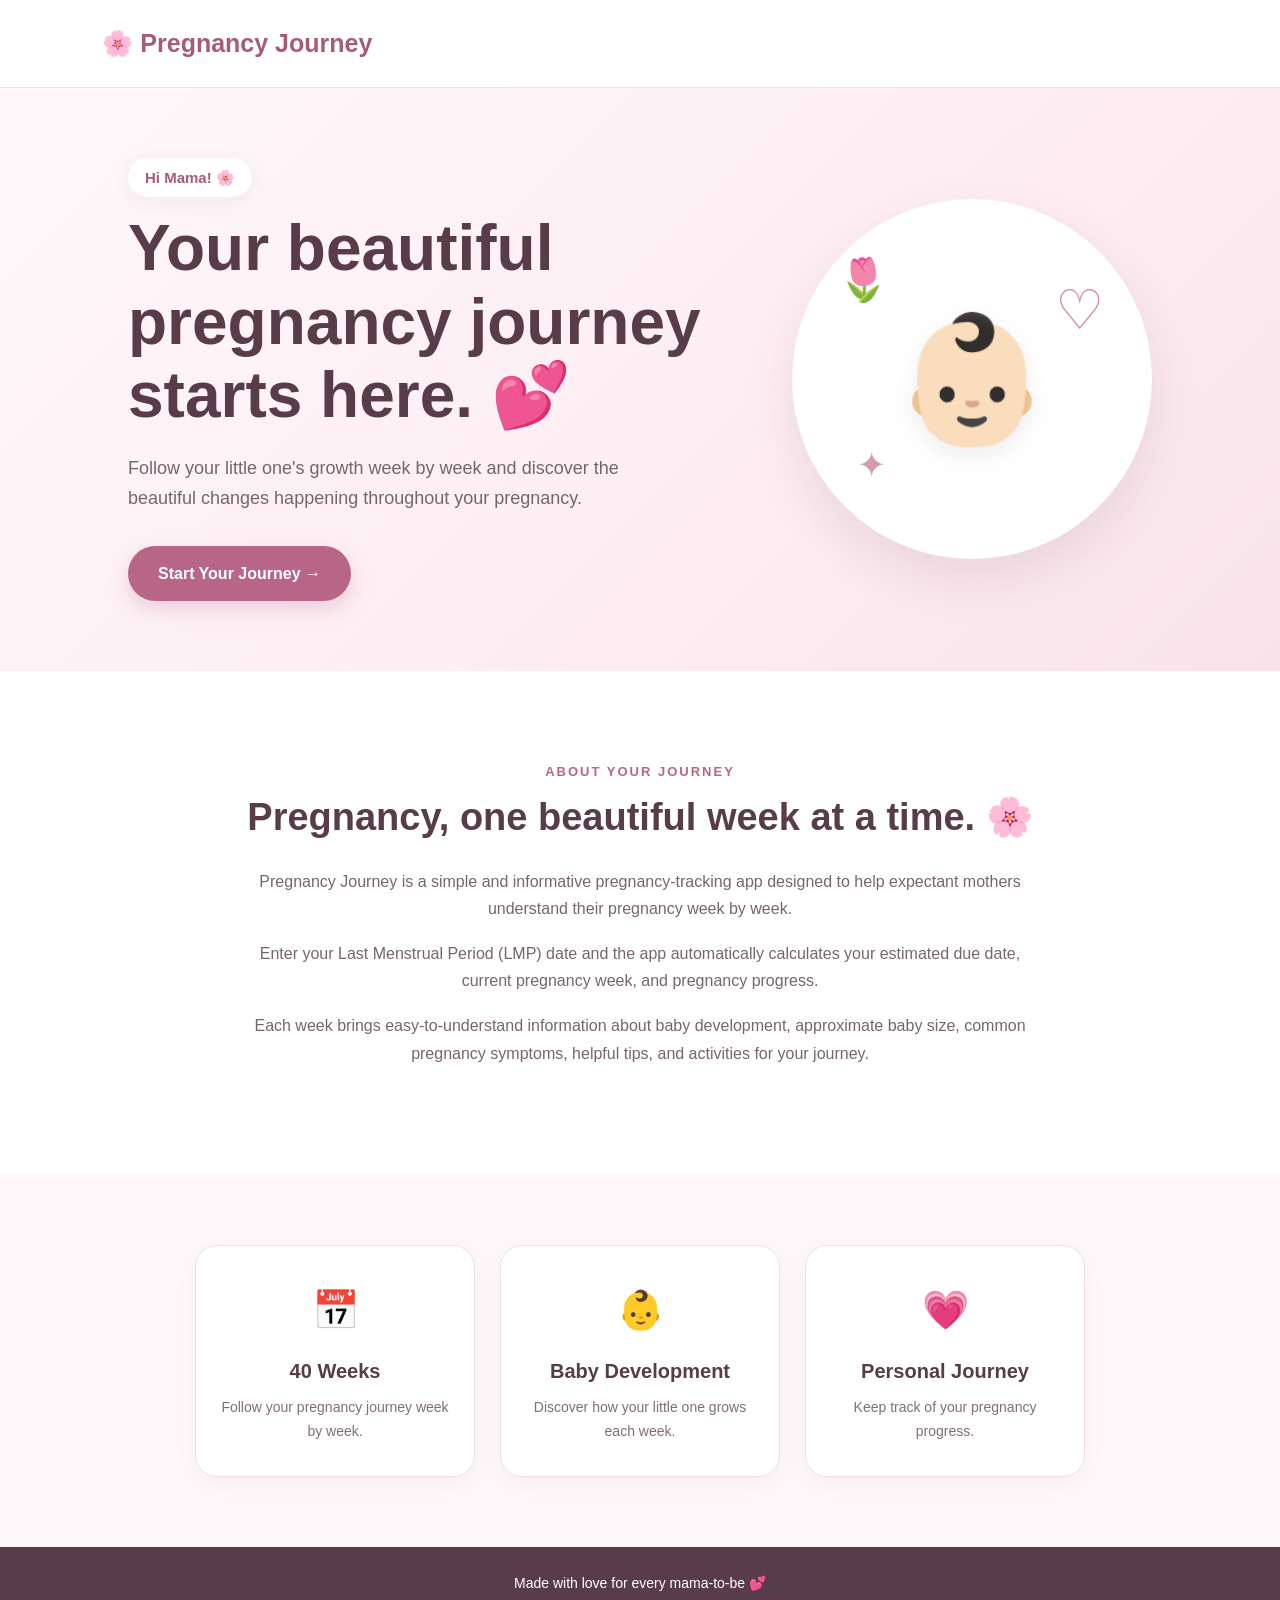
<file: index.html>
<!DOCTYPE html><html lang="en"><head>
    <meta charset="UTF-8">
    <meta name="viewport" content="width=device-width, initial-scale=1.0"><title>Pregnancy Journey</title>

<link rel="stylesheet" href="index.css">

</head><body><header class="hero-header">
    <div class="logo">🌸 Pregnancy Journey</div>
</header>

<main>

    <section class="hero-section">

        <div class="hero-content">

            <p class="welcome">Hi Mama! 🌸</p>

            <h1>
                Your beautiful<br>
                pregnancy journey<br>
                starts here. 💕
            </h1>

            <p class="hero-text">
                Follow your little one's growth week by week
                and discover the beautiful changes happening
                throughout your pregnancy.
            </p>

            <a href="signup.html" class="start-button">
                Start Your Journey →
            </a>

        </div>

        <div class="hero-decoration">
            <div class="flower">🌷</div>
            <div class="heart">♡</div>
            <div class="sparkle">✦</div>
            <div class="baby">👶🏻</div>
        </div>

    </section>


    <section class="about-section">

        <div class="about-card">

            <p class="section-label">ABOUT YOUR JOURNEY</p>

            <h2>
                Pregnancy, one beautiful
                week at a time. 🌸
            </h2>

            <p>
                Pregnancy Journey is a simple and informative
                pregnancy-tracking app designed to help expectant
                mothers understand their pregnancy week by week.
            </p>

            <p>
                Enter your Last Menstrual Period (LMP) date and
                the app automatically calculates your estimated
                due date, current pregnancy week, and pregnancy
                progress.
            </p>

            <p>
                Each week brings easy-to-understand information
                about baby development, approximate baby size,
                common pregnancy symptoms, helpful tips, and
                activities for your journey.
            </p>

        </div>

    </section>


    <section class="features-section">

        <div class="feature">
            <span>📅</span>
            <h3>40 Weeks</h3>
            <p>Follow your pregnancy journey week by week.</p>
        </div>

        <div class="feature">
            <span>👶</span>
            <h3>Baby Development</h3>
            <p>Discover how your little one grows each week.</p>
        </div>

        <div class="feature">
            <span>💗</span>
            <h3>Personal Journey</h3>
            <p>Keep track of your pregnancy progress.</p>
        </div>

    </section>

</main>

<footer>
    <p>Made with love for every mama-to-be 💕</p>
</footer>

</body></html>
</file>
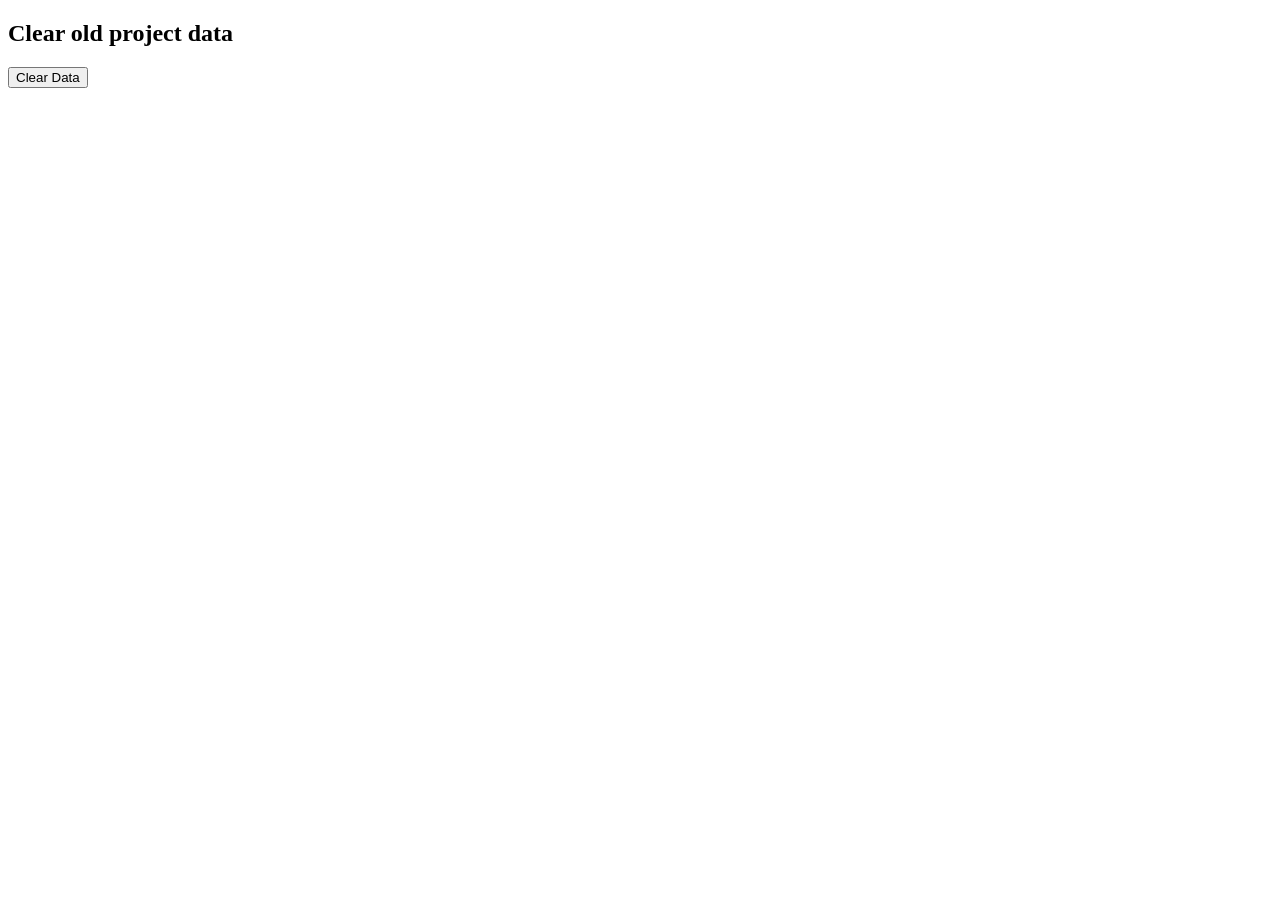
<file: clear.html>
<!DOCTYPE html>
<html>
<head>
    <title>Clear Test Data</title>
</head>

<body>

    <h2>Clear old project data</h2>

    <button onclick="clearData()">
        Clear Data
    </button>

    <script>
        function clearData() {
            localStorage.clear();
            alert("Old data cleared successfully!");
        }
    </script>

</body>
</html>
</file>
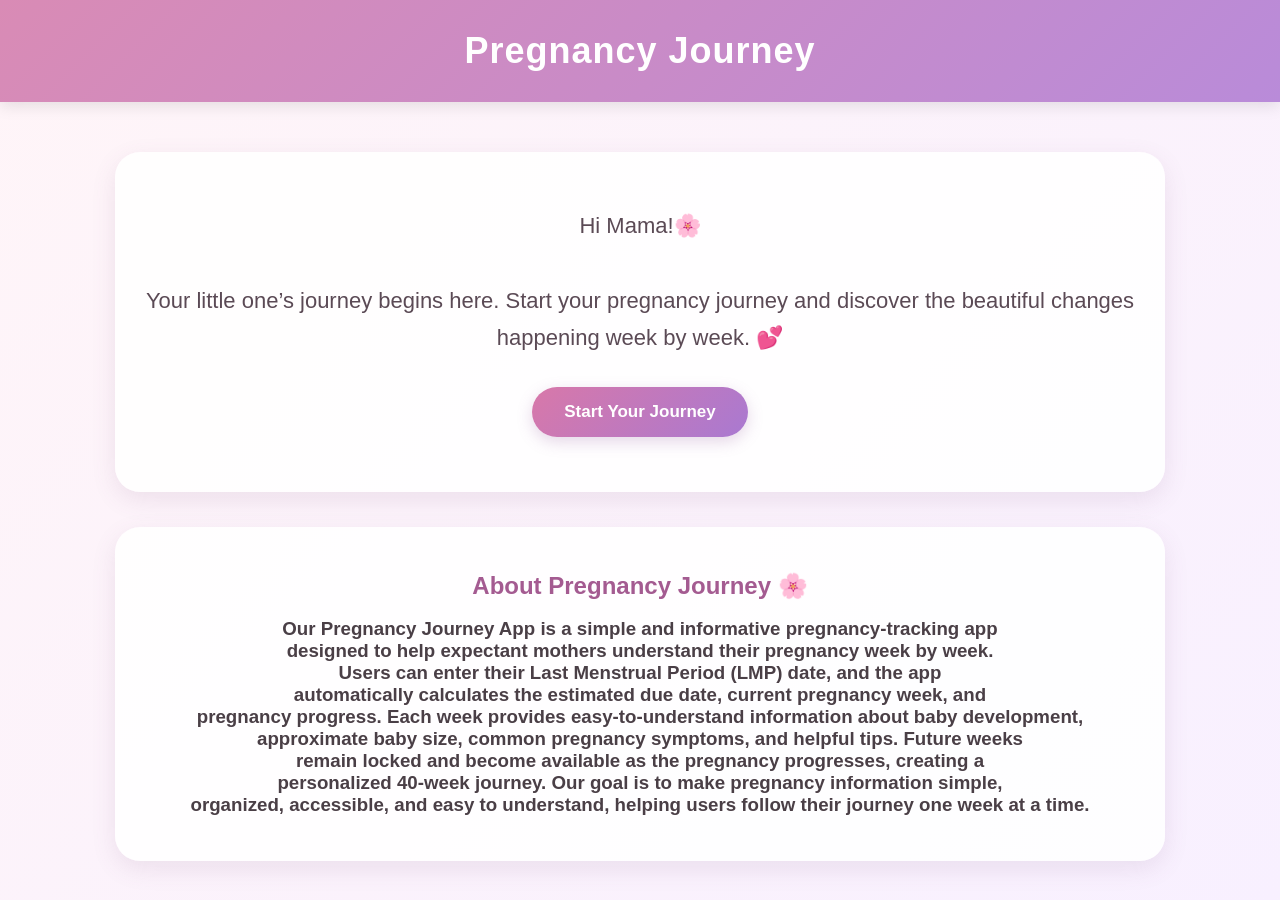
<file: home.html>
<!DOCTYPE html>
<html lang="en">

<head>

    <meta charset="UTF-8">

    <meta name="viewport"
          content="width=device-width, initial-scale=1.0">

    <title>Pregnancy Journey</title>
    <link rel="stylesheet" href="home.css">
</head>
<body>
      <header>
            <h1>Pregnancy Journey</h1>
      </header>
      <main>
    <section>
<p>
        <h3>Hi Mama!🌸<br><br>Your little one’s journey begins here.
Start your pregnancy journey and discover the beautiful changes happening week by week. 💕</h3></p>


    <button>
      <a href="signup.html">Start Your Journey</a></button>
</section>
      <section>
      <div>
<h2>About Pregnancy Journey 🌸</h2><br></div>
<div>
<h3> Our Pregnancy Journey App is a simple and informative pregnancy-tracking app<br> designed to help expectant mothers understand their pregnancy week by week.<br>
Users can enter their Last Menstrual Period (LMP) date, and the app<br> automatically calculates the estimated due date, current pregnancy week, and<br> pregnancy progress.
Each week provides easy-to-understand information about baby development,<br> approximate baby size, common pregnancy symptoms, and helpful tips. Future weeks<br> remain locked and become available as the pregnancy progresses, creating a<br>personalized 40-week journey.
Our goal is to make pregnancy information simple, <br>organized, accessible, and easy to understand, helping users follow their journey one week at a time.</h3></div></section>
      </main></body>
</html>
</file>
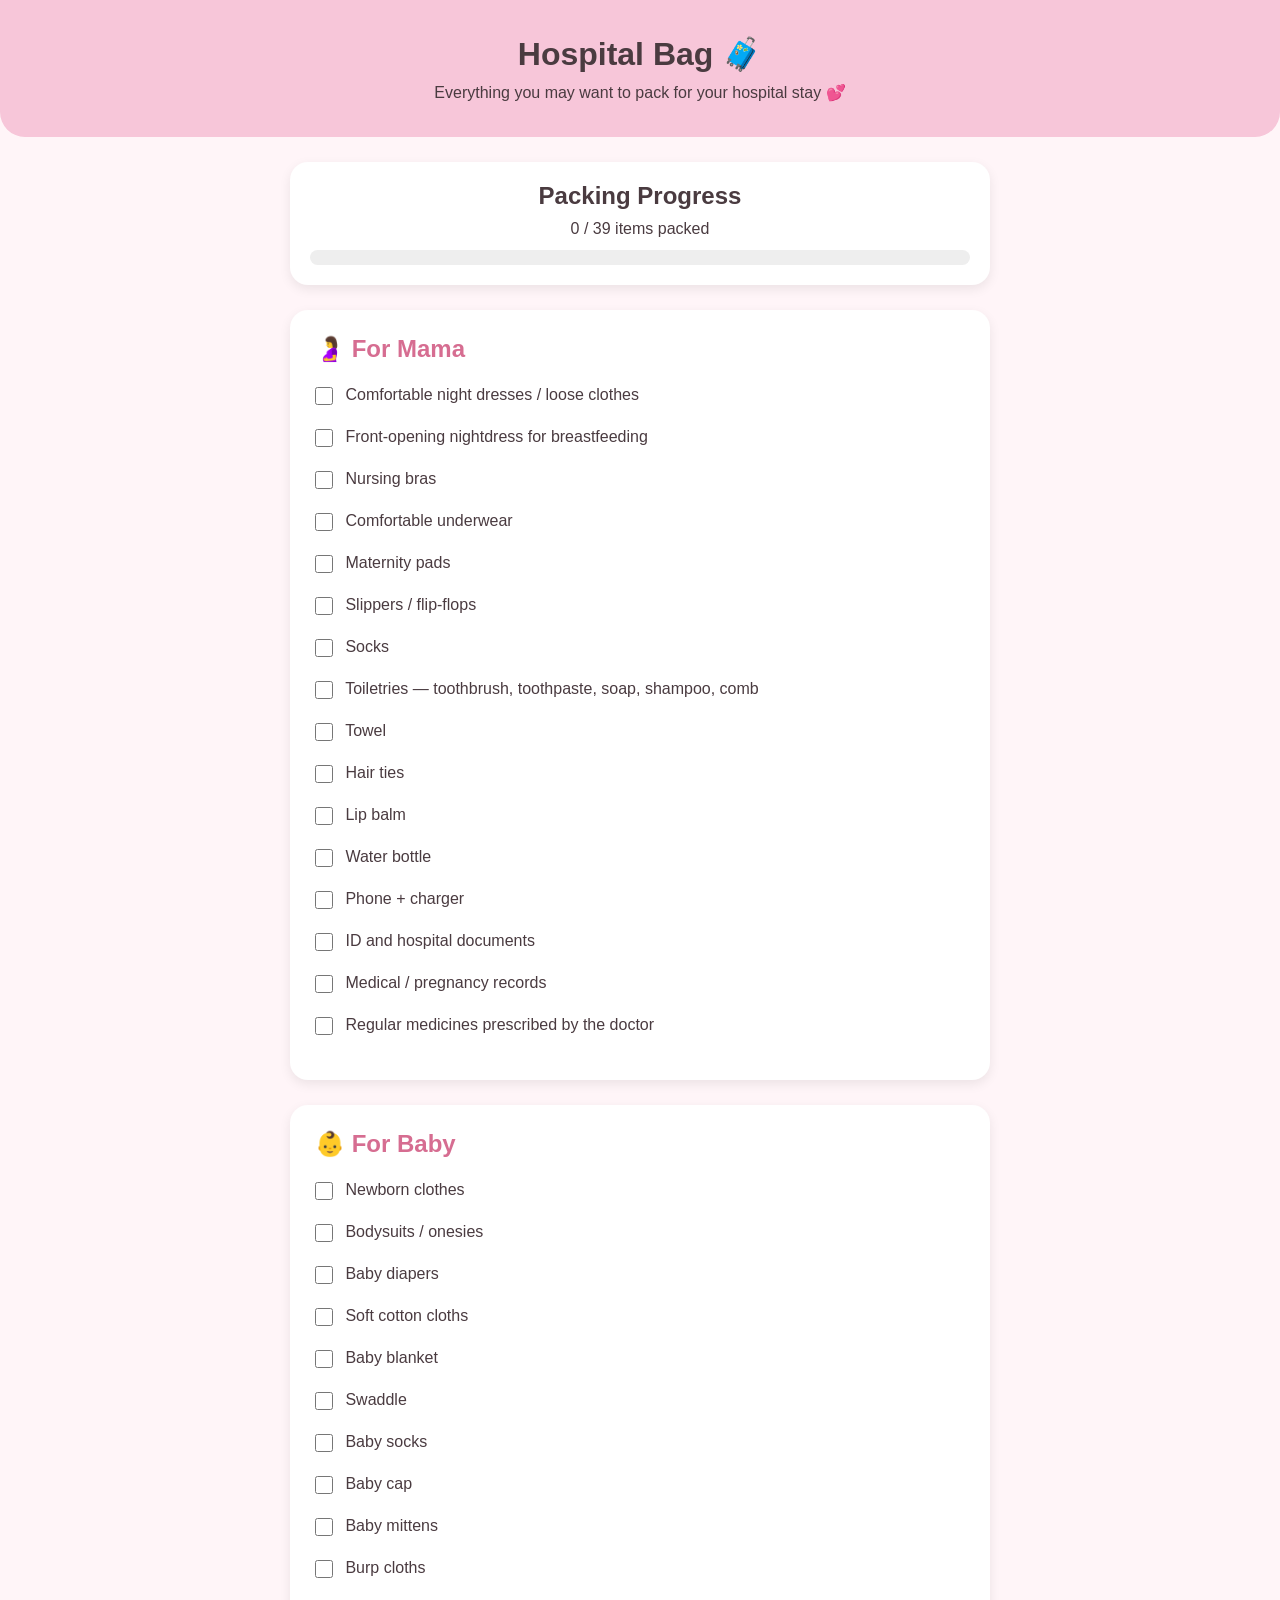
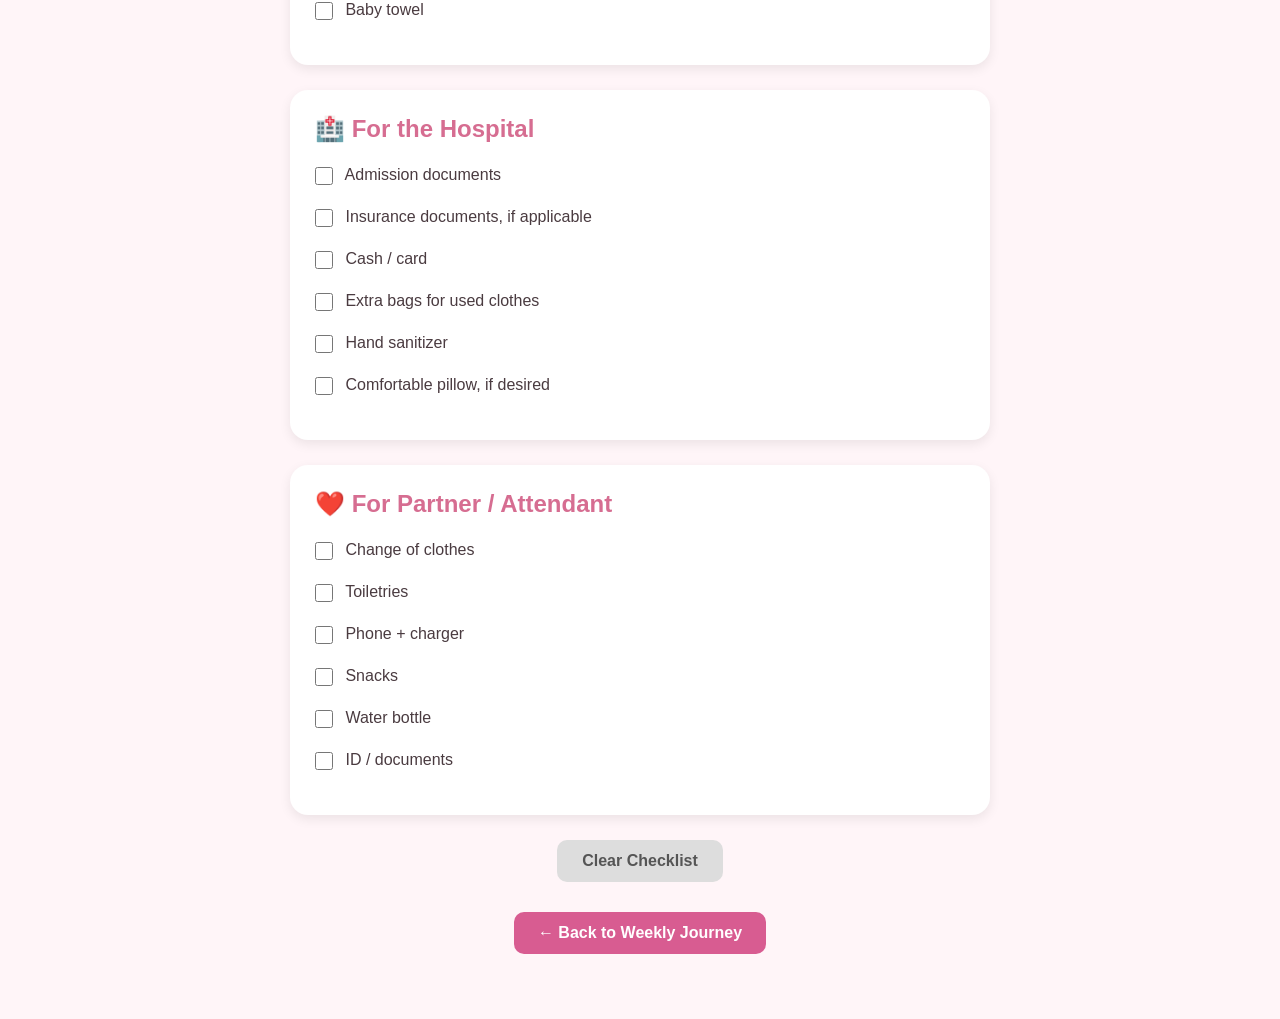
<file: hospital-bag.html>
<!DOCTYPE html>
<html lang="en">

<head>
    <meta charset="UTF-8">
    <meta name="viewport" content="width=device-width, initial-scale=1.0">

    <title>Hospital Bag Checklist</title>

    <link rel="stylesheet" href="bag.css">
</head>

<body>

    <header>
        <h1>Hospital Bag 🧳</h1>
        <p>Everything you may want to pack for your hospital stay 💕</p>
    </header>

    <main>

        <!-- Packing Progress -->
        <section class="progress-section">

            <h2>Packing Progress</h2>

            <p>
                <span id="packed-count">0</span> /
                <span id="total-count">0</span> items packed
            </p>

            <div class="progress-bar">
                <div id="progress-fill"></div>
            </div>

        </section>


        <!-- Mama -->
        <section class="bag-section">

            <h2>🤰 For Mama</h2>

            <label class="hospital-item">
                <input type="checkbox" class="bag-item">
                Comfortable night dresses / loose clothes
            </label>
            <br><br>

            <label class="hospital-item">
                <input type="checkbox" class="bag-item">
                Front-opening nightdress for breastfeeding
            </label>
            <br><br>

            <label class="hospital-item">
                <input type="checkbox" class="bag-item">
                Nursing bras
            </label>
            <br><br>

            <label class="hospital-item">
                <input type="checkbox" class="bag-item">
                Comfortable underwear
            </label>
            <br><br>

            <label class="hospital-item">
                <input type="checkbox" class="bag-item">
                Maternity pads
            </label>
            <br><br>

            <label class="hospital-item">
                <input type="checkbox" class="bag-item">
                Slippers / flip-flops
            </label>
            <br><br>

            <label class="hospital-item">
                <input type="checkbox" class="bag-item">
                Socks
            </label>
            <br><br>

            <label class="hospital-item">
                <input type="checkbox" class="bag-item">
                Toiletries — toothbrush, toothpaste, soap, shampoo, comb
            </label>
            <br><br>

            <label class="hospital-item">
                <input type="checkbox" class="bag-item">
                Towel
            </label>
            <br><br>

            <label class="hospital-item">
                <input type="checkbox" class="bag-item">
                Hair ties
            </label>
            <br><br>

            <label class="hospital-item">
                <input type="checkbox" class="bag-item">
                Lip balm
            </label>
            <br><br>

            <label class="hospital-item">
                <input type="checkbox" class="bag-item">
                Water bottle
            </label>
            <br><br>

            <label class="hospital-item">
                <input type="checkbox" class="bag-item">
                Phone + charger
            </label>
            <br><br>

            <label class="hospital-item">
                <input type="checkbox" class="bag-item">
                ID and hospital documents
            </label>
            <br><br>

            <label class="hospital-item">
                <input type="checkbox" class="bag-item">
                Medical / pregnancy records
            </label>
            <br><br>

            <label class="hospital-item">
                <input type="checkbox" class="bag-item">
                Regular medicines prescribed by the doctor
            </label>
            <br><br>

        </section>


        <!-- Baby -->
        <section class="bag-section">

            <h2>👶 For Baby</h2>

            <label class="hospital-item">
                <input type="checkbox" class="bag-item">
                Newborn clothes
            </label>
            <br><br>

            <label class="hospital-item">
                <input type="checkbox" class="bag-item">
                Bodysuits / onesies
            </label>
            <br><br>

            <label class="hospital-item">
                <input type="checkbox" class="bag-item">
                Baby diapers
            </label>
            <br><br>

            <label class="hospital-item">
                <input type="checkbox" class="bag-item">
                Soft cotton cloths
            </label>
            <br><br>

            <label class="hospital-item">
                <input type="checkbox" class="bag-item">
                Baby blanket
            </label>
            <br><br>

            <label class="hospital-item">
                <input type="checkbox" class="bag-item">
                Swaddle
            </label>
            <br><br>

            <label class="hospital-item">
                <input type="checkbox" class="bag-item">
                Baby socks
            </label>
            <br><br>

            <label class="hospital-item">
                <input type="checkbox" class="bag-item">
                Baby cap
            </label>
            <br><br>

            <label class="hospital-item">
                <input type="checkbox" class="bag-item">
                Baby mittens
            </label>
            <br><br>

            <label class="hospital-item">
                <input type="checkbox" class="bag-item">
                Burp cloths
            </label>
            <br><br>

            <label class="hospital-item">
                <input type="checkbox" class="bag-item">
                Baby towel
            </label>
            <br><br>

        </section>


        <!-- Hospital -->
        <section class="bag-section">

            <h2>🏥 For the Hospital</h2>

            <label class="hospital-item">
                <input type="checkbox" class="bag-item">
                Admission documents
            </label>
            <br><br>

            <label class="hospital-item">
                <input type="checkbox" class="bag-item">
                Insurance documents, if applicable
            </label>
            <br><br>

            <label class="hospital-item">
                <input type="checkbox" class="bag-item">
                Cash / card
            </label>
            <br><br>

            <label class="hospital-item">
                <input type="checkbox" class="bag-item">
                Extra bags for used clothes
            </label>
            <br><br>

            <label class="hospital-item">
                <input type="checkbox" class="bag-item">
                Hand sanitizer
            </label>
            <br><br>

            <label class="hospital-item">
                <input type="checkbox" class="bag-item">
                Comfortable pillow, if desired
            </label>
            <br><br>

        </section>


        <!-- Partner -->
        <section class="bag-section">

            <h2>❤️ For Partner / Attendant</h2>

            <label class="hospital-item">
                <input type="checkbox" class="bag-item">
                Change of clothes
            </label>
            <br><br>

            <label class="hospital-item">
                <input type="checkbox" class="bag-item">
                Toiletries
            </label>
            <br><br>

            <label class="hospital-item">
                <input type="checkbox" class="bag-item">
                Phone + charger
            </label>
            <br><br>

            <label class="hospital-item">
                <input type="checkbox" class="bag-item">
                Snacks
            </label>
            <br><br>

            <label class="hospital-item">
                <input type="checkbox" class="bag-item">
                Water bottle
            </label>
            <br><br>

            <label class="hospital-item">
                <input type="checkbox" class="bag-item">
                ID / documents
            </label>
            <br><br>

        </section>


        <!-- Completion Message -->
        <section id="complete-message" class="complete-message">

            <h2>🎉 Hospital Bag Ready!</h2>

            <p>
                You've checked everything on your list.
                You're ready to go! 💕
            </p>

        </section>
        <button class="clear-button" onclick="clearChecklist()">
    Clear Checklist
</button>
        <button class="back-button" onclick="window.location.href='weekly.html'">
    ← Back to Weekly Journey
</button>

    </main>


    <script>

        const items = document.querySelectorAll(".bag-item");

        const packedCount =
            document.getElementById("packed-count");

        const totalCount =
            document.getElementById("total-count");

        const progressFill =
            document.getElementById("progress-fill");

        const completeMessage =
            document.getElementById("complete-message");


        // Show total number of items
        totalCount.textContent = items.length;


        function updateProgress() {

            let packed = 0;

            items.forEach(function(item) {

                if (item.checked) {
                    packed++;
                }

            });


            // Update number
            packedCount.textContent = packed;


            // Calculate percentage
            const percentage =
                (packed / items.length) * 100;


            // Update progress bar
            progressFill.style.width =
                percentage + "%";


            // Show completion message
            if (packed === items.length) {

                completeMessage.style.display = "block";

            } else {

                completeMessage.style.display = "none";

            }

        }


        // Update progress whenever checkbox changes
        items.forEach(function(item) {

            item.addEventListener(
                "change",
                updateProgress
            );

        });


        // Run when page loads
        updateProgress();

    </script>
    <script src="bag.js"></script>

</body>

</html>
</file>
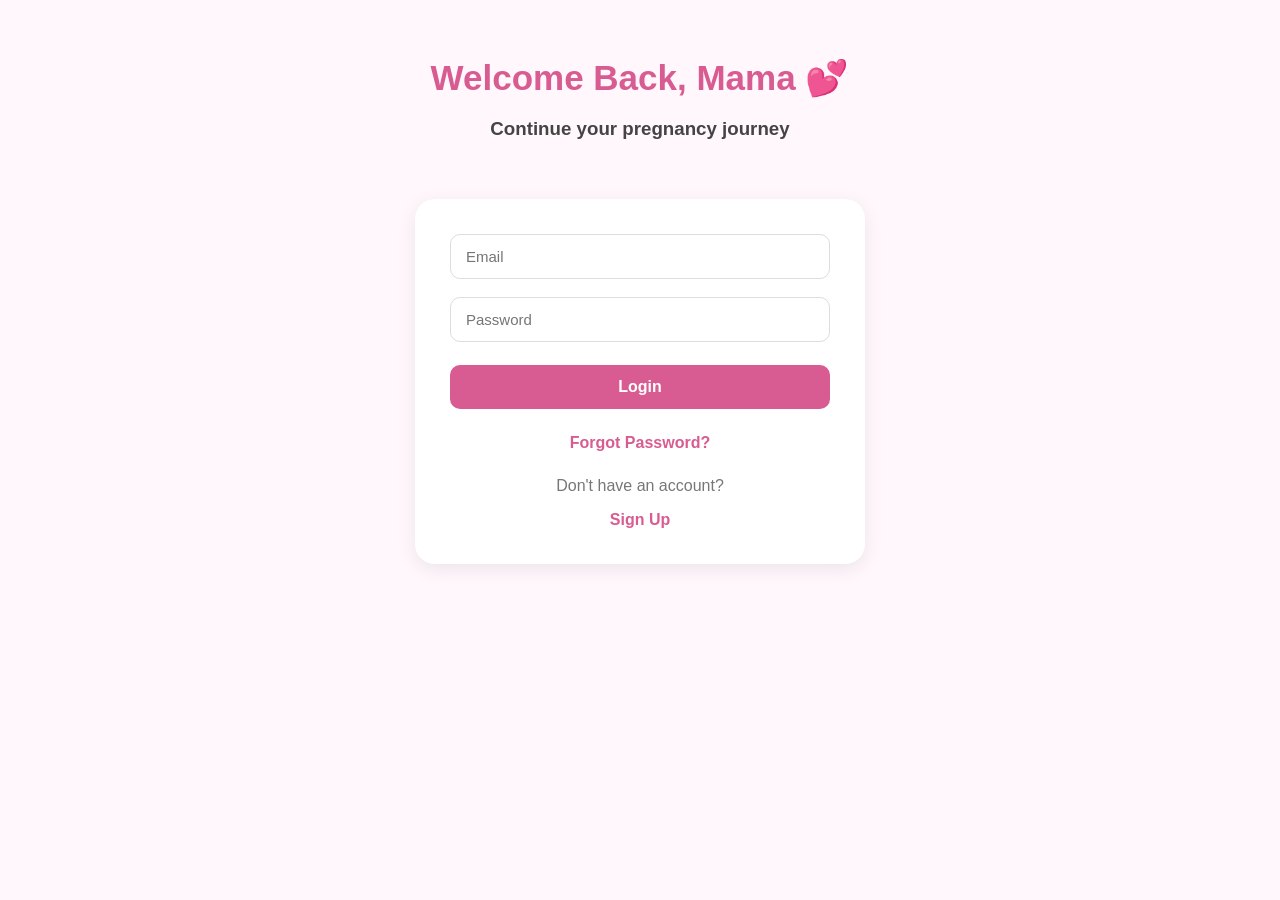
<file: login.html>
<!DOCTYPE html>
<html>
<head>
    <title>Login</title>
    <meta charset="UTF-8">
    <meta name="viewport" content="width=device-width, initial-scale=1.0">

    <link rel="stylesheet" href="signup.css">
</head>

<body>

<header>
    <h1>Welcome Back, Mama 💕</h1>

    <h3>Continue your pregnancy journey</h3>
</header>
    <main>
      <form>

    <div>
        <input type="email" id="email" placeholder="Email">
    </div>

    <div>
        <input type="password" id="password" placeholder="Password">
    </div>

    <button type="button" onclick="login()">
        Login
    </button>
    <p>
    <a href="#" onclick="forgotPassword()">Forgot Password?</a>
</p>

</form>

    <p>Don't have an account?</p>

    <a href="signup.html">Sign Up</a>
</main>
<script src="login.js"></script>
</body>
</html>
</file>
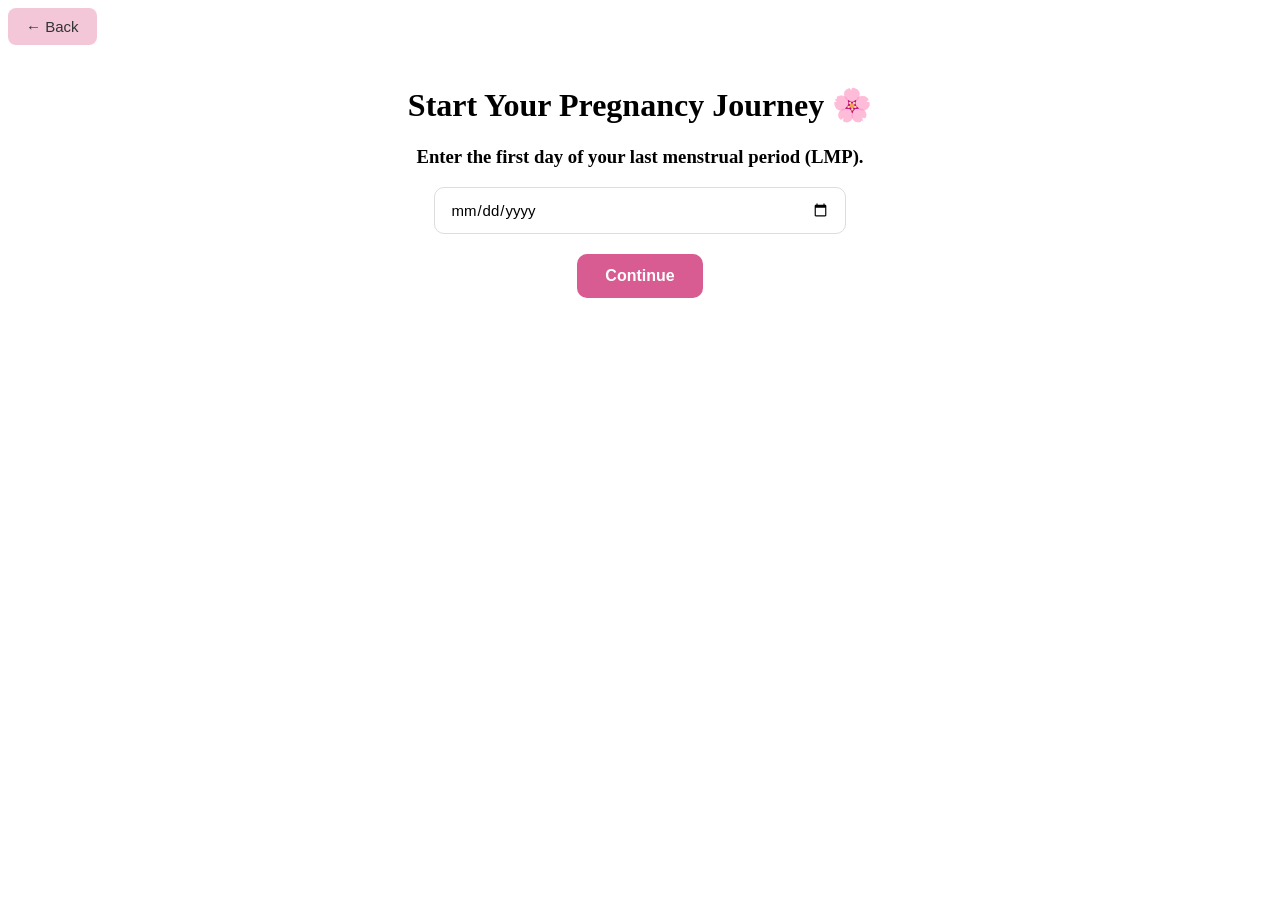
<file: pregnancy.html>
<!DOCTYPE html>
<html>

<head>
    <title>Pregnancy Setup</title>
    <meta charset="UTF-8">
    <meta name="viewport" content="width=device-width, initial-scale=1.0">

    <link rel="stylesheet" href="pregnancy.css">
</head>

<body>

    <button type="button" class="back-btn" onclick="history.back()">← Back</button>

    <header>
        <h1>Start Your Pregnancy Journey 🌸</h1>

        <h3>
            Enter the first day of your last menstrual period (LMP).
        </h3>
    </header>

    <form id="pregnancyForm">

        <div>
            <input type="date" id="lmpDate">
        </div>

        <button type="submit" id="continueBtn">
            Continue
        </button>

    </form>

    <p id="result"></p>

    <script src="script.js"></script>

</body>
</html>
</file>
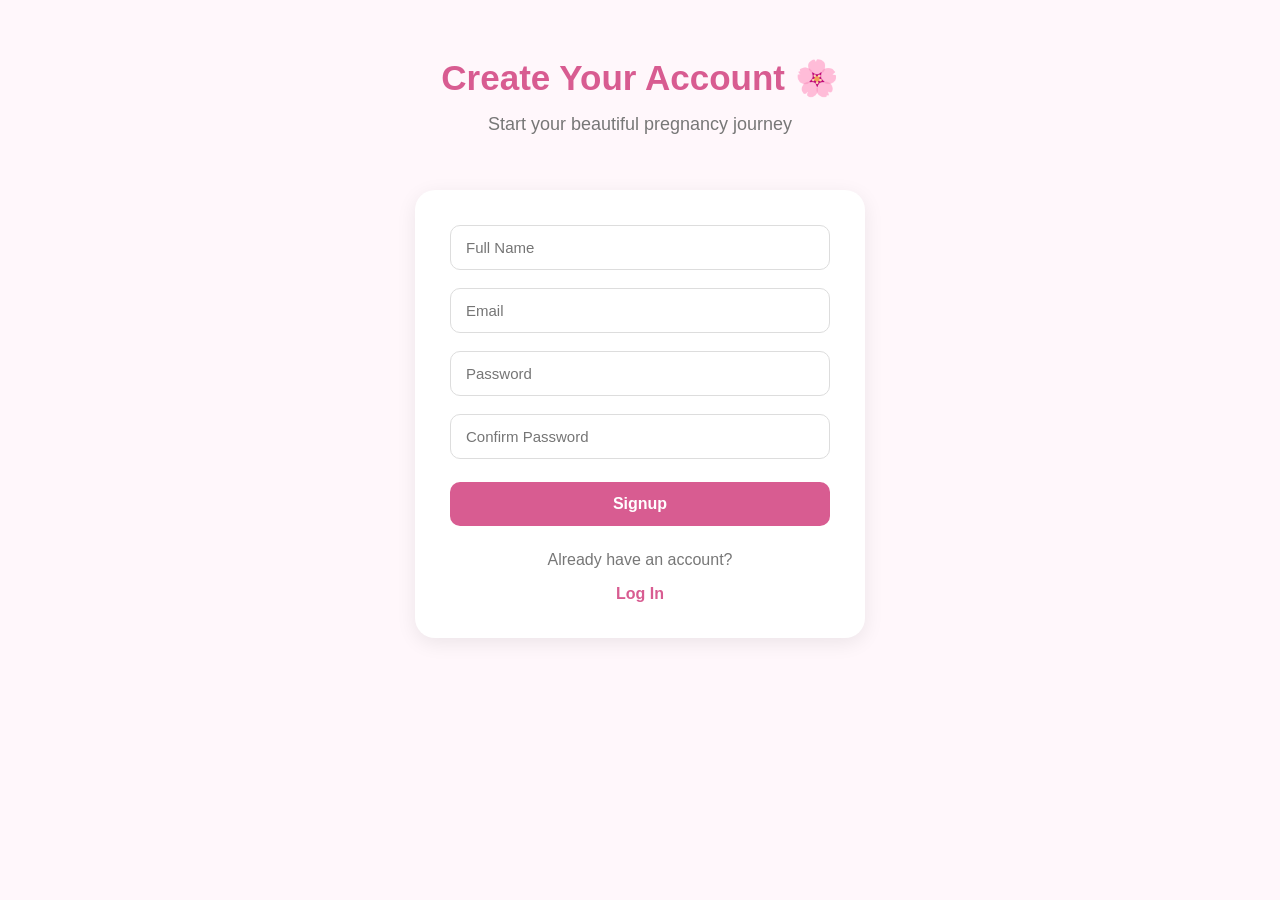
<file: signup.html>
<!DOCTYPE html>
<html lang="en">

<head>
    <meta charset="UTF-8">
    <meta name="viewport" content="width=device-width, initial-scale=1.0">

    <title>Sign Up</title>

    <link rel="stylesheet" href="signup.css">
</head>

<body>

    <header>
        <h1>Create Your Account 🌸</h1>
        <h2>Start your beautiful pregnancy journey</h2>
    </header>

    <main>

        <form>

            <div>
                <input type="text" id="name"  placeholder="Full Name">
            </div>

            <div>
                <input type="email" id="email"  placeholder="Email">
            </div>

            <div>
                <input type="password" id="password" placeholder="Password">
            </div>

            <div>
                <input type="password" id="confirmPassword" placeholder="Confirm Password">
            </div>

            <button type="button" 
    onclick="signup()">
      Signup</button>

        </form>

        <p>Already have an account?</p>

        <a href="login.html">Log In</a>

    </main>
    <script src="signup.js"></script>

</body>
</html>
</file>
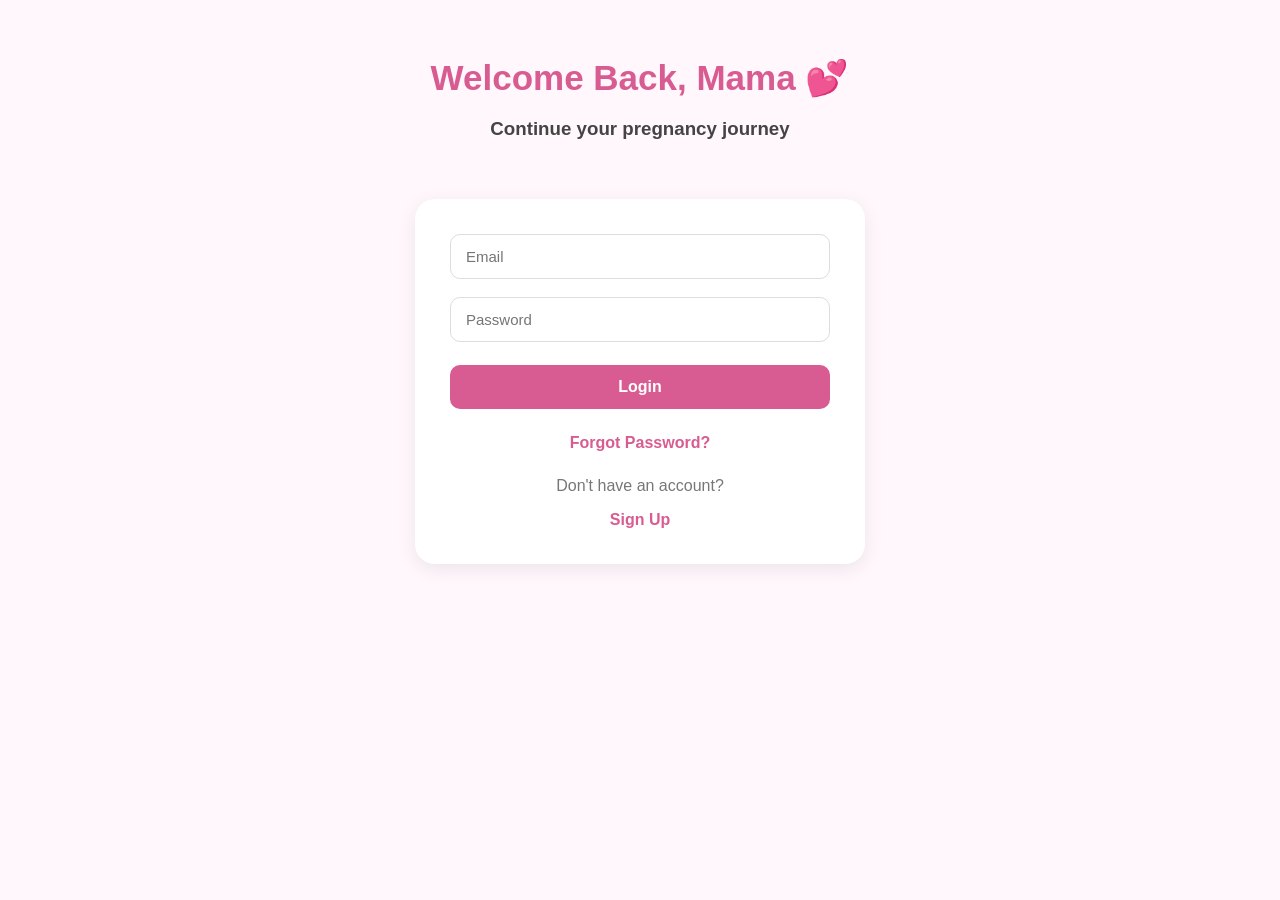
<file: weekly.html>
<!DOCTYPE html>
<html lang="en">

<head>
    <meta charset="UTF-8">
    <meta name="viewport" content="width=device-width, initial-scale=1.0">

    <title>Weekly Journey</title>

    <link rel="stylesheet" href="weekly.css">
</head>

<body>

    <header>
        <div class="account-menu">
    <button class="account-button" onclick="toggleAccountMenu()">
        👤 Account ▾
    </button>

    <div id="accountDropdown" class="account-dropdown">

        <p id="accountEmail"></p>

        <button onclick="changePassword()">
            🔑 Change Password
        </button>

        <button onclick="logout()">
            🚪 Logout
        </button>

    </div>
</div>
        <h1>Pregnancy Journey 🌸</h1>
        <p>Explore your baby's growth week by week</p>
    </header>

    <main>

        <section class="pregnancy-info">
            <h2 id="currentWeek"></h2>
            <p id="dueDate"></p>
        </section>

        <section id="weeksContainer">
            <!-- 40 weeks will be created by JavaScript -->
        </section>

    </main>

    <script src="weekly.js"></script>

</body>
</html>
</file>
<file: index.css>
* {
  margin: 0;
  padding: 0;
  box-sizing: border-box;
  }

body {
font-family: "Segoe UI", Arial, sans-serif;
background: #fff8fa;
color: #493b43;
line-height: 1.7;
}

/* ---------- HEADER ---------- */

.hero-header {
width: 100%;
padding: 22px 8%;
background: #ffffff;
border-bottom: 1px solid #f3dfe6;
}

.logo {
font-size: 25px;
font-weight: 700;
color: #a65b78;
}

/* ---------- HERO SECTION ---------- */

.hero-section {
min-height: 580px;
padding: 70px 10%;
display: flex;
align-items: center;
justify-content: space-between;
gap: 50px;
background: linear-gradient(
135deg,
#fff8fa 0%,
#fdeef3 55%,
#f9e3eb 100%
);
overflow: hidden;
}

/* Hero text */

.hero-content {
max-width: 620px;
}

.welcome {
display: inline-block;
margin-bottom: 15px;
padding: 7px 17px;
border-radius: 30px;
background: #ffffff;
color: #a65b78;
font-size: 15px;
font-weight: 600;
box-shadow: 0 5px 20px rgba(120, 70, 90, 0.08);
}

.hero-content h1 {
margin-bottom: 20px;
color: #583c49;
font-size: clamp(42px, 5vw, 68px);
line-height: 1.15;
font-weight: 700;
}

.hero-text {
max-width: 540px;
margin-bottom: 32px;
color: #76656d;
font-size: 18px;
}

/* Start button */

.start-button {
display: inline-block;
padding: 14px 30px;
border-radius: 30px;
background: #b86686;
color: #ffffff;
text-decoration: none;
font-size: 16px;
font-weight: 600;
box-shadow: 0 8px 20px rgba(184, 102, 134, 0.25);
transition: 0.3s ease;
}

.start-button:hover {
transform: translateY(-3px);
box-shadow: 0 12px 25px rgba(184, 102, 134, 0.32);
}

/* ---------- DECORATION ---------- */

.hero-decoration {
position: relative;
width: 360px;
height: 360px;
flex-shrink: 0;
border-radius: 50%;
background: #ffffff;
box-shadow: 0 20px 50px rgba(120, 70, 90, 0.12);
display: flex;
justify-content: center;
align-items: center;
}

.baby {
font-size: 125px;
filter: drop-shadow(0 8px 10px rgba(100, 60, 80, 0.1));
}

.flower {
position: absolute;
top: 45px;
left: 45px;
font-size: 42px;
}

.heart {
position: absolute;
right: 48px;
top: 65px;
font-size: 55px;
color: #d98aa5;
}

.sparkle {
position: absolute;
bottom: 65px;
left: 65px;
font-size: 35px;
color: #d59aaf;
}

/* ---------- ABOUT SECTION ---------- */

.about-section {
padding: 90px 10%;
background: #ffffff;
}

.about-card {
max-width: 900px;
margin: auto;
text-align: center;
}

.section-label {
margin-bottom: 10px;
color: #b86686;
font-size: 13px;
font-weight: 700;
letter-spacing: 2px;
}

.about-card h2 {
margin-bottom: 25px;
color: #583c49;
font-size: 38px;
line-height: 1.3;
}

.about-card p:not(.section-label) {
max-width: 800px;
margin: 0 auto 18px;
color: #76656d;
font-size: 16px;
}

/* ---------- FEATURES ---------- */

.features-section {
padding: 70px 8%;
display: flex;
justify-content: center;
gap: 25px;
background: #fff8fa;
}

.feature {
width: 280px;
padding: 32px 25px;
text-align: center;
background: #ffffff;
border: 1px solid #f2dfe6;
border-radius: 22px;
box-shadow: 0 8px 25px rgba(100, 60, 80, 0.06);
transition: 0.3s ease;
}

.feature:hover {
transform: translateY(-6px);
box-shadow: 0 15px 30px rgba(100, 60, 80, 0.1);
}

.feature span {
display: block;
margin-bottom: 12px;
font-size: 38px;
}

.feature h3 {
margin-bottom: 8px;
color: #583c49;
font-size: 20px;
}

.feature p {
color: #806f77;
font-size: 14px;
}

/* ---------- FOOTER ---------- */

footer {
padding: 25px;
text-align: center;
background: #583c49;
color: #ffffff;
font-size: 14px;
}

/* ---------- MOBILE ---------- */

@media (max-width: 800px) {

.hero-header {
    padding: 18px 6%;
}

.logo {
    font-size: 21px;
}

.hero-section {
    min-height: auto;
    padding: 55px 7%;
    flex-direction: column;
    text-align: center;
}

.hero-content {
    max-width: 100%;
}

.hero-content h1 {
    font-size: 43px;
}

.hero-text {
    margin-left: auto;
    margin-right: auto;
    font-size: 16px;
}

.hero-decoration {
    width: 260px;
    height: 260px;
}

.baby {
    font-size: 90px;
}

.flower {
    top: 30px;
    left: 30px;
    font-size: 30px;
}

.heart {
    right: 30px;
    top: 45px;
    font-size: 40px;
}

.sparkle {
    bottom: 45px;
    left: 45px;
    font-size: 25px;
}

.about-section {
    padding: 65px 7%;
}

.about-card h2 {
    font-size: 30px;
}

.features-section {
    padding: 50px 7%;
    flex-direction: column;
    align-items: center;
}

.feature {
    width: 100%;
    max-width: 350px;
}

}
</file>
<file: home.css>
* {
    margin: 0;
    padding: 0;
    box-sizing: border-box;
}

body {
    font-family: Arial, sans-serif;
    background: linear-gradient(135deg, #fff5f8, #f8f0ff);
    color: #4a3f46;
    min-height: 100vh;
}

/* Header */
header {
    background: linear-gradient(135deg, #d98bb5, #b98bd9);
    color: white;
    text-align: center;
    padding: 30px 20px;
    box-shadow: 0 4px 15px rgba(0, 0, 0, 0.1);
}

header h1 {
    font-size: 36px;
    letter-spacing: 1px;
}

/* Main container */
main {
    max-width: 1100px;
    margin: 50px auto;
    padding: 0 25px;
}

/* Sections */
section {
    background: rgba(255, 255, 255, 0.9);
    border-radius: 25px;
    padding: 45px;
    margin-bottom: 35px;
    box-shadow: 0 8px 25px rgba(120, 80, 120, 0.12);
    text-align: center;
}

/* First section */
section:first-child {
    padding: 55px 30px;
}

section:first-child h3 {
    font-size: 22px;
    line-height: 1.7;
    font-weight: 500;
    color: #5b4a55;
}

/* Start button */
button {
    margin-top: 30px;
    border: none;
    border-radius: 30px;
    background: linear-gradient(135deg, #d878a9, #a979d1);
    padding: 15px 32px;
    cursor: pointer;
    box-shadow: 0 5px 15px rgba(150, 100, 160, 0.25);
    transition: 0.3s ease;
}

button:hover {
    transform: translateY(-3px);
    box-shadow: 0 8px 20px rgba(150, 100, 160, 0.35);
}

button a {
    text-decoration: none;
    color: white;
    font-size: 17px;
    font-weight: bold;
}

/* About section */
section:nth-child(2) h2 {
    color: #a45b91
</file>
<file: bag.css>
* {
    box-sizing: border-box;
    margin: 0;
    padding: 0;
}

body {
    font-family: Arial, sans-serif;
    background: #fff5f8;
    color: #4a3b40;
    padding-bottom: 40px;
}

/* Header */
header {
    text-align: center;
    background: #f7c6d9;
    padding: 35px 20px;
    border-radius: 0 0 25px 25px;
}

header h1 {
    font-size: 32px;
    margin-bottom: 10px;
}

header p {
    font-size: 16px;
}

/* Main content */
main {
    width: 90%;
    max-width: 700px;
    margin: 25px auto;
}

/* Progress section */
.progress-section {
    background: white;
    padding: 20px;
    border-radius: 18px;
    margin-bottom: 25px;
    text-align: center;
    box-shadow: 0 4px 12px rgba(0, 0, 0, 0.08);
}

.progress-section h2 {
    margin-bottom: 10px;
}

.progress-bar {
    width: 100%;
    height: 15px;
    background: #eee;
    border-radius: 20px;
    overflow: hidden;
    margin-top: 12px;
}

#progress-fill {
    width: 0%;
    height: 100%;
    background: #e98aae;
    border-radius: 20px;
    transition: width 0.3s ease;
}

/* Bag sections */
.bag-section {
    background: white;
    padding: 25px;
    margin-bottom: 25px;
    border-radius: 18px;
    box-shadow: 0 4px 12px rgba(0, 0, 0, 0.08);
}

.bag-section h2 {
    color: #d66d91;
    margin-bottom: 20px;
}

/* Checklist */
.bag-section label {
    font-size: 16px;
    line-height: 1.5;
    cursor: pointer;
}

.bag-section input[type="checkbox"] {
    width: 18px;
    height: 18px;
    margin-right: 8px;
    vertical-align: middle;
    cursor: pointer;
}

/* Completion message */
.complete-message {
    display: none;
    background: #f8d9e5;
    text-align: center;
    padding: 25px;
    border-radius: 18px;
    margin-top: 25px;
}

.complete-message h2 {
    color: #bd4670;
    margin-bottom: 10px;
}

.complete-message p {
    font-size: 16px;
}

/* Mobile */
@media (max-width: 600px) {

    header h1 {
        font-size: 27px;
    }

    header p {
        font-size: 14px;
    }

    main {
        width: 94%;
    }

    .bag-section {
        padding: 20px;
    }

    .bag-section label {
        font-size: 15px;
    }
}

.back-button {
    display: block;
    margin: 30px auto 0;
    padding: 12px 24px;
    background-color: #d85c91;
    color: white;
    border: none;
    border-radius: 10px;
    font-size: 16px;
    font-weight: bold;
    cursor: pointer;
}

.back-button:hover {
    background-color: #c4477d;
}

.clear-button {
    display: block;
    margin: 20px auto;
    padding: 12px 25px;
    background-color: #ddd;
    color: #555;
    border: none;
    border-radius: 10px;
    font-size: 16px;
    font-weight: bold;
    cursor: pointer;
}

.clear-button:hover {
    background-color: #ccc;
}
</file>
<file: signup.css>
/* SIGN UP PAGE */

* {
    box-sizing: border-box;
}

body {
    margin: 0;
    font-family: Arial, sans-serif;
    background-color: #fff7fb;
    color: #444;
}

/* Header */

header {
    text-align: center;
    padding: 35px 20px 20px;
}

header h1 {
    color: #d85c91;
    font-size: 35px;
    margin-bottom: 10px;
}

header h2 {
    color: #777;
    font-size: 18px;
    font-weight: normal;
}

/* Main */

main {
    width: 90%;
    max-width: 450px;
    margin: 20px auto;
    text-align: center;
    background-color: white;
    padding: 35px;
    border-radius: 20px;
    box-shadow: 0 5px 20px rgba(0, 0, 0, 0.08);
}

/* Input boxes */

form div {
    margin-bottom: 18px;
}

input {
    width: 100%;
    padding: 13px 15px;
    border: 1px solid #ddd;
    border-radius: 10px;
    font-size: 15px;
    outline: none;
}

input:focus {
    border-color: #d85c91;
}

/* Sign Up button */

button {
    width: 100%;
    padding: 13px;
    margin-top: 5px;
    background-color: #d85c91;
    color: white;
    border: none;
    border-radius: 10px;
    font-size: 16px;
    font-weight: bold;
    cursor: pointer;
}

button:hover {
    background-color: #c4477d;
}

/* Login text */

main p {
    margin-top: 25px;
    color: #777;
}

main a {
    color: #d85c91;
    text-decoration: none;
    font-weight: bold;
}

main a:hover {
    text-decoration: underline;
}

/* Mobile */

@media (max-width: 500px) {

    header h1 {
        font-size: 28px;
    }

    main {
        padding: 25px 20px;
    }
}
</file>
<file: pregnancy.css>
/* PREGNANCY SETUP PAGE */
header{
    text-align: center;
}

form {
    text-align: center;
}

form div {
    margin-bottom: 20px;
}

input[type="date"] {
    width: 30%;
    padding: 13px 15px;
    border: 1px solid #ddd;
    border-radius: 10px;
    font-size: 15px;
    outline: none;
    font-family: Arial, sans-serif;
}

input[type="date"]:focus {
    border-color: #d85c91;
}

#continueBtn {
    width: 10%;
    padding: 13px;
    background-color: #d85c91;
    color: white;
    border: none;
    border-radius: 10px;
    font-size: 16px;
    font-weight: bold;
    cursor: pointer;
}

#continueBtn:hover {
    background-color: #c4477d;
}

#result {
    text-align: center;
    color: #d85c91;
    font-weight: bold;
    margin-top: 20px;
}

.back-btn {
    padding: 10px 18px;
    border: none;
    border-radius: 8px;
    background: #f3c6d8;
    color: #333;
    font-size: 15px;
    cursor: pointer;
    margin-bottom: 20px;
}

.back-btn:hover {
    background: #e8a9c4;
}
</file>
<file: weekly.css>
/* WEEKLY JOURNEY */

* {
    box-sizing: border-box;
}

body {
    margin: 0;
    font-family: Arial, sans-serif;
    background-color: #fff7fb;
    color: #444;
}

/* Header */

header {
    text-align: center;
    background-color: #d85c91;
    color: white;
    padding: 30px 20px;
}

header h1 {
    margin: 0 0 10px;
    font-size: 34px;
}

header p {
    margin: 0;
    font-size: 17px;
}

/* Main */

main {
    width: 90%;
    max-width: 800px;
    margin: 30px auto;
}

/* Pregnancy information */

.pregnancy-info {
    background-color: white;
    text-align: center;
    padding: 25px;
    border-radius: 18px;
    margin-bottom: 25px;
    box-shadow: 0 4px 12px rgba(0, 0, 0, 0.08);
}

.pregnancy-info h2 {
    color: #d85c91;
}

/* Week cards */

.week-card {
    background-color: white;
    padding: 22px;
    margin-bottom: 18px;
    border-radius: 15px;
    box-shadow: 0 4px 10px rgba(0, 0, 0, 0.06);
}

.week-card h2 {
    color: #d85c91;
    margin-top: 0;
}

.week-card p {
    color: #777;
}

/* Explore button */

.week-card button {
    background-color: #d85c91;
    color: white;
    border: none;
    padding: 10px 18px;
    border-radius: 8px;
    cursor: pointer;
    font-size: 15px;
}

.week-card button:hover {
    background-color: #c4477d;
}

/* Locked weeks */

.week-card.locked {
    opacity: 0.55;
    background-color: #f5f5f5;
}

.week-card.locked h2 {
    color: #888;
}

/* Mobile */

@media (max-width: 600px) {

    header h1 {
        font-size: 28px;
    }

    main {
        width: 92%;
    }

    .week-card {
        padding: 18px;
    }
}

/* WEEK CONTENT */

.week-content {
    background-color: white;
    padding: 30px;
    border-radius: 18px;
    box-shadow: 0 4px 12px rgba(0, 0, 0, 0.08);
}

.week-content h2 {
    text-align: center;
    color: #d85c91;
    margin-bottom: 30px;
}

.week-content h3 {
    color: #d85c91;
    margin-top: 25px;
}

.week-content p {
    color: #666;
    line-height: 1.7;
}

.week-content textarea {
    width: 100%;
    margin-top: 15px;
    padding: 12px;
    border: 1px solid #ddd;
    border-radius: 10px;
    resize: vertical;
    font-family: Arial, sans-serif;
    font-size: 15px;
    outline: none;
}

.week-content textarea:focus {
    border-color: #d85c91;
}

.week-content button {
    display: block;
    margin: 30px auto 0;
    padding: 10px 20px;
    background-color: #d85c91;
    color: white;
    border: none;
    border-radius: 8px;
    cursor: pointer;
}

.week-content button:hover {
    background-color: #c4477d;
}

.hospital-popup {
    position: fixed;
    top: 0;
    left: 0;
    width: 100%;
    height: 100%;
    background-color: rgba(0, 0, 0, 0.5);

    display: flex;
    justify-content: center;
    align-items: center;

    z-index: 1000;
}

.popup-box {
    background-color: white;
    width: 90%;
    max-width: 450px;
    padding: 30px;
    border-radius: 20px;
    text-align: center;
    box-shadow: 0 5px 25px rgba(0,0,0,0.2);
}

.popup-box h2 {
    color: #d85c91;
    margin-bottom: 15px;
}

.popup-box p {
    color: #666;
    line-height: 1.6;
}

.popup-box button {
    background-color: #d85c91;
    color: white;
    border: none;
    padding: 12px 22px;
    border-radius: 10px;
    cursor: pointer;
    font-size: 16px;
    font-weight: bold;
    margin-top: 10px;
}

.popup-box button:hover {
    background-color: #c4477d;
}

.account-menu {
    position: absolute;
    top: 20px;
    right: 25px;
}

.account-button {
    background: white;
    border: none;
    padding: 10px 15px;
    border-radius: 20px;
    cursor: pointer;
    font-size: 15px;
}

.account-dropdown {
    display: none;
    position: absolute;
    right: 0;
    top: 45px;
    background: white;
    width: 220px;
    padding: 15px;
    border-radius: 12px;
    box-shadow: 0 4px 15px rgba(0, 0, 0, 0.15);
    z-index: 1000;
}

.account-dropdown.show {
    display: block;
}

.account-dropdown p {
    margin: 5px 0 12px;
    font-size: 14px;
    word-break: break-word;
    color: #333;
}

.account-dropdown button {
    width: 100%;
    padding: 10px;
    margin-top: 8px;
    border: none;
    border-radius: 8px;
    cursor: pointer;
    background: #f5f5f5;
}

.account-dropdown button:hover {
    background: #e9e9e9;
}
</file>
